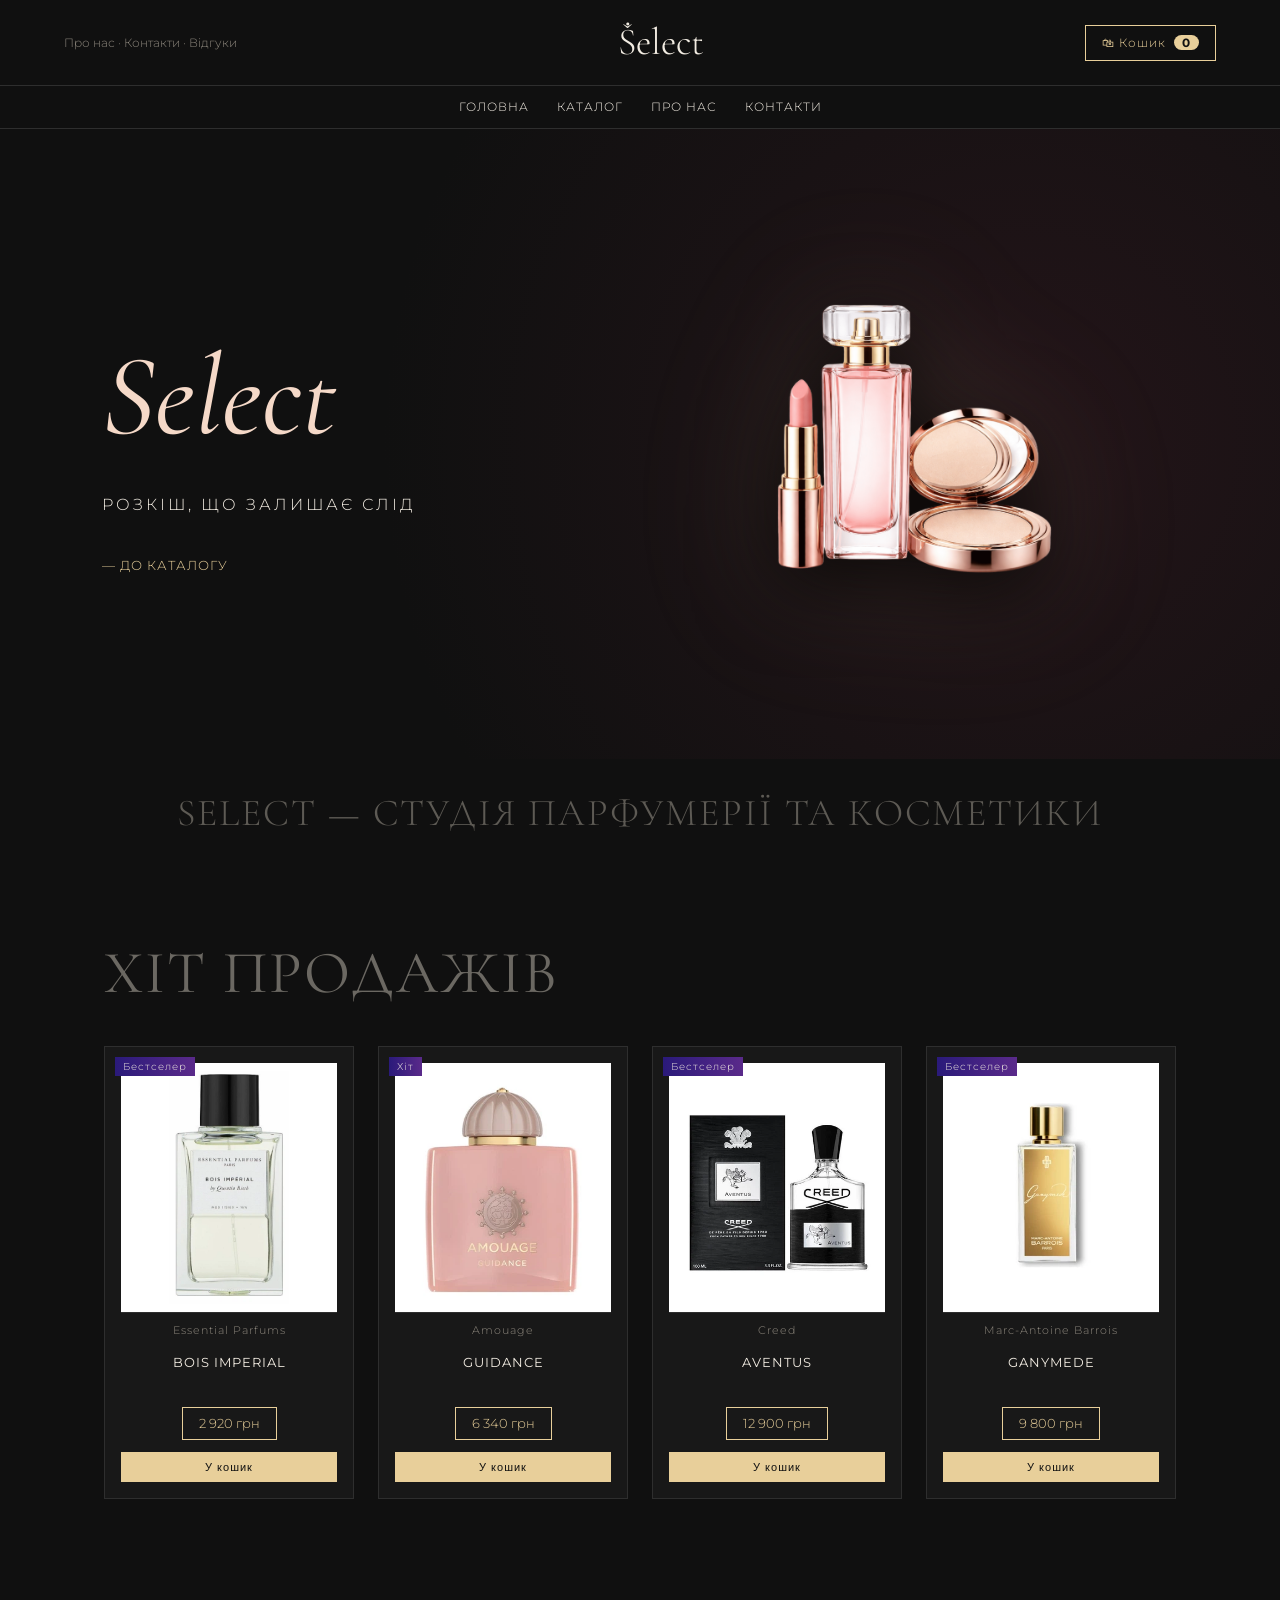
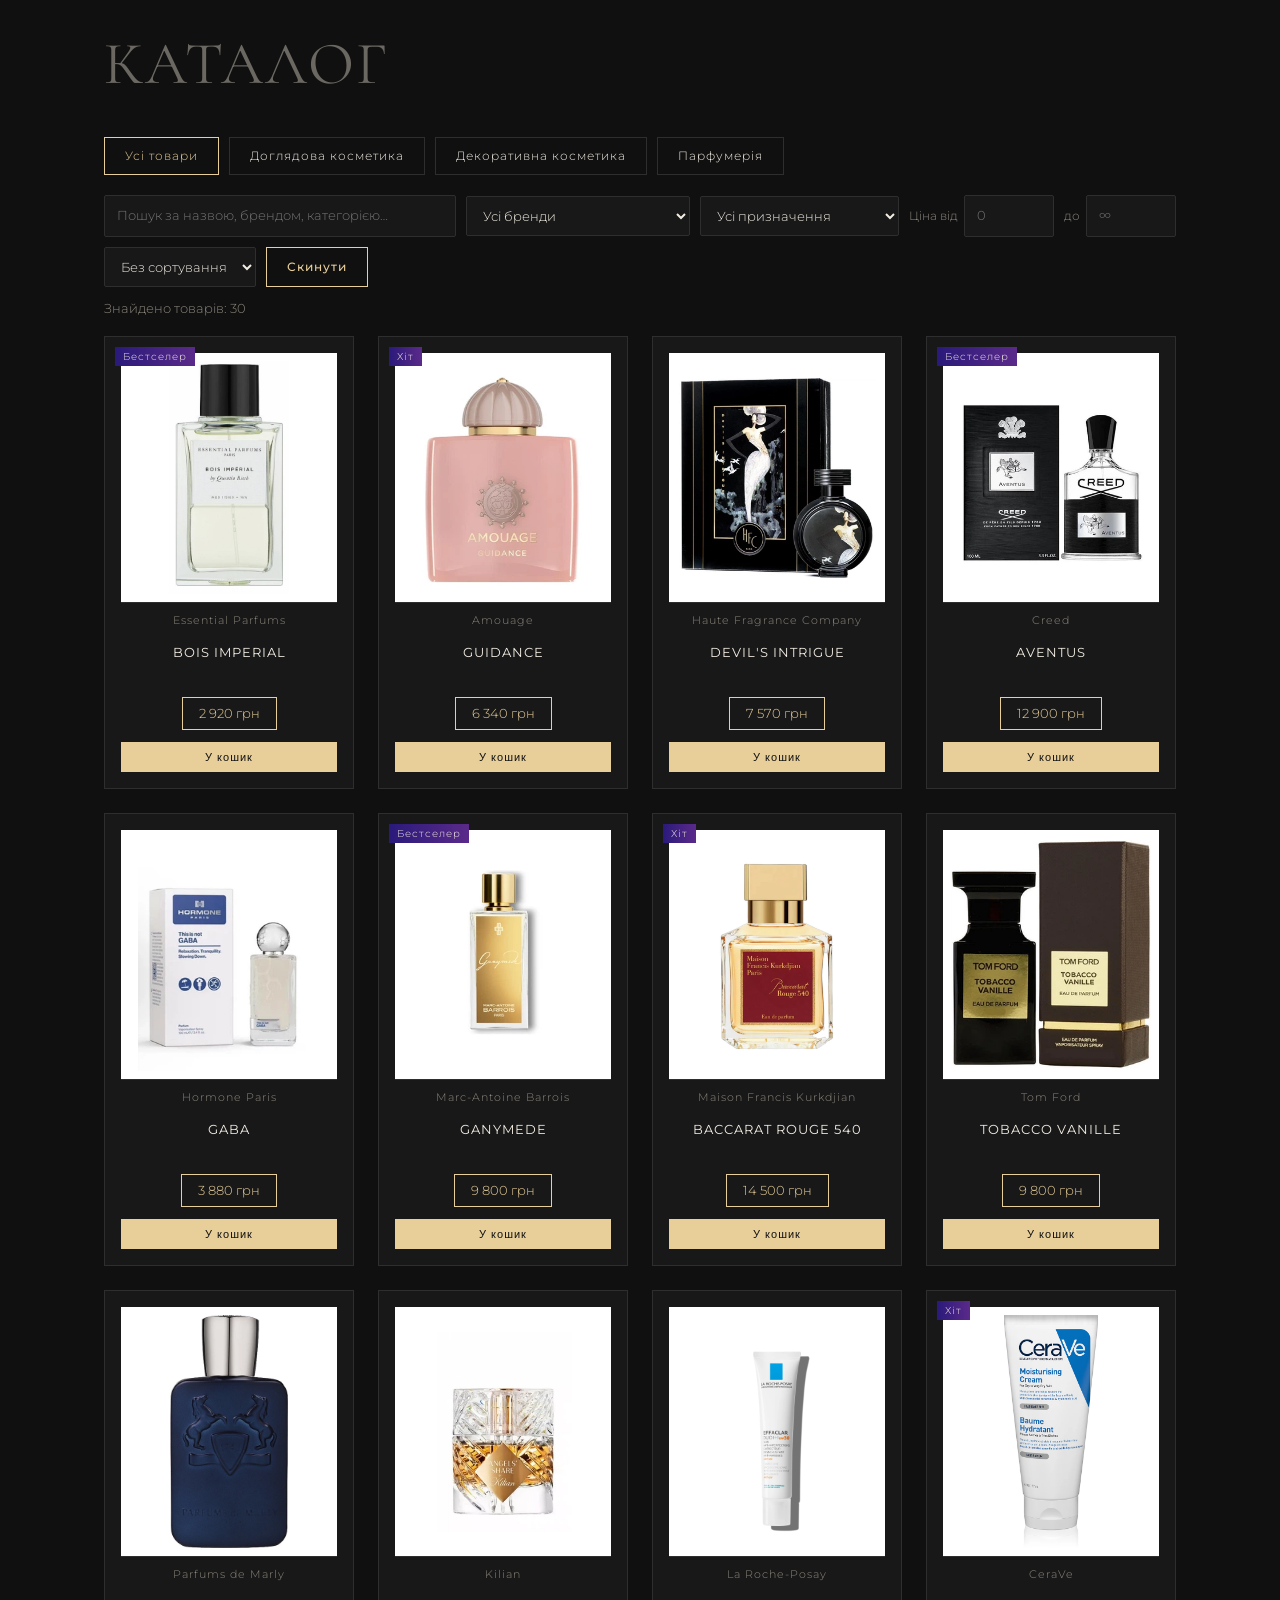
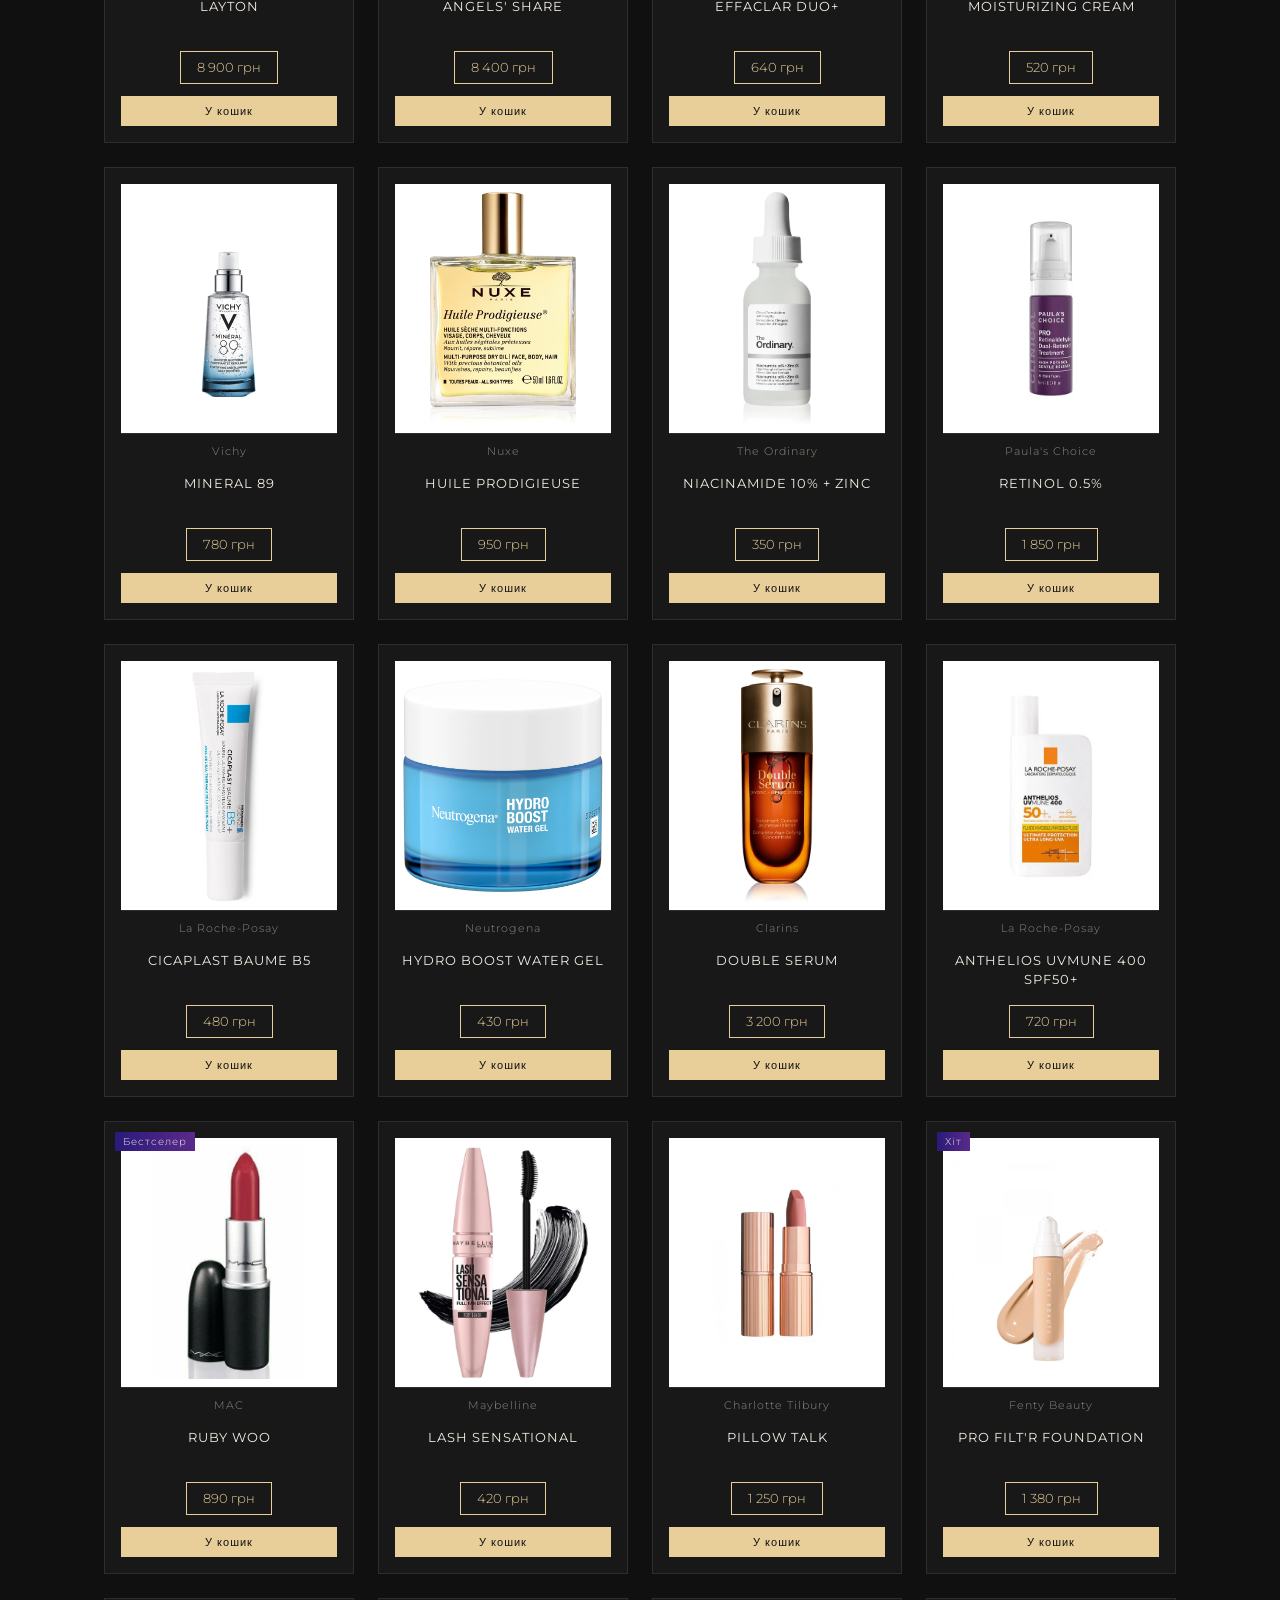
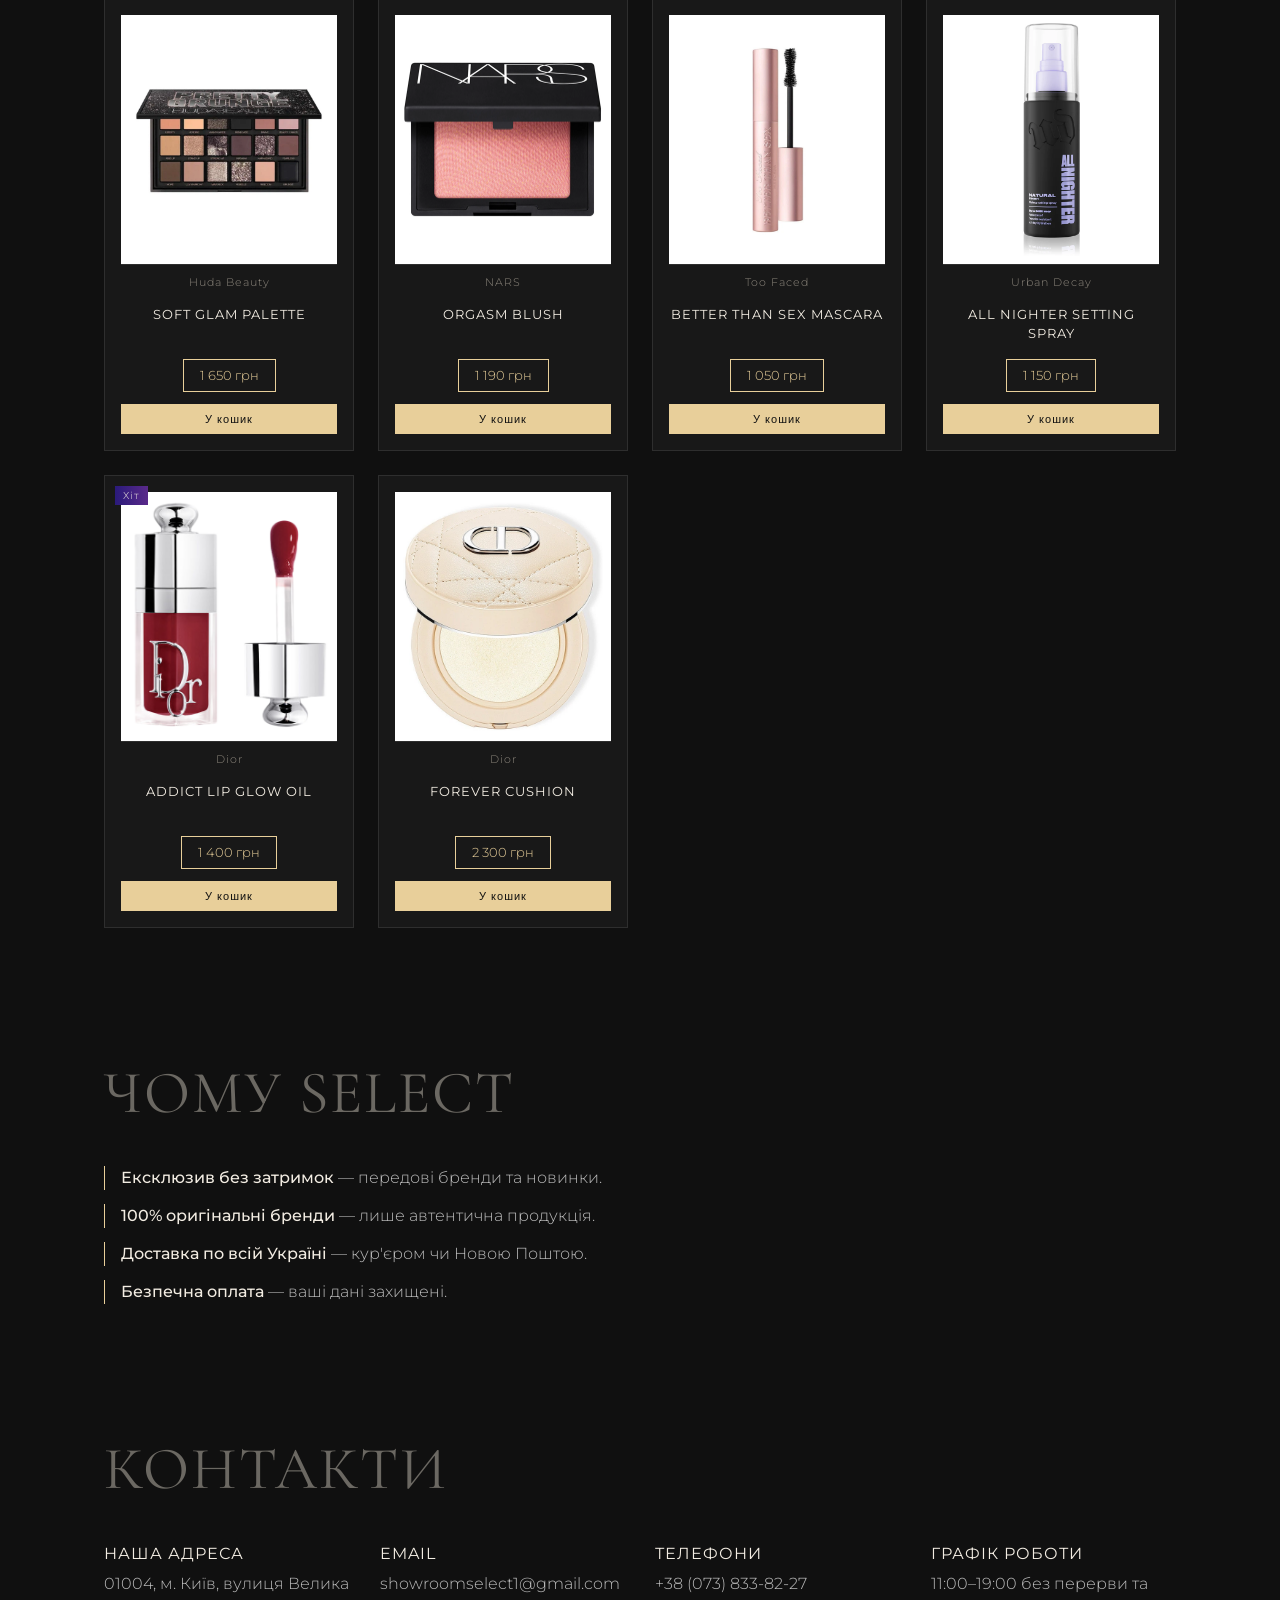
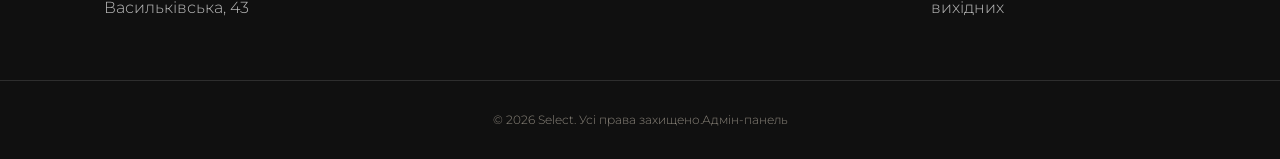
<file: index.html>
<!DOCTYPE html>
<html lang="uk">
<head>
<meta charset="UTF-8">
<meta name="viewport" content="width=device-width, initial-scale=1">
<title>Select — студія нішевої парфумерії та косметики</title>
<link href="https://fonts.googleapis.com/css2?family=Cormorant+Garamond:wght@400;500;600&family=Montserrat:wght@300;400;500&display=swap" rel="stylesheet">
<link rel="stylesheet" href="style.css">
</head>
<body>
<header>
  <div class="top"><span>Про нас · Контакти · Відгуки</span><a class="logo" href="#home">Ṧelect</a><button id="cartBtn" class="cartbtn" aria-label="Кошик">🛍 Кошик <b id="cartCount">0</b></button></div>
  <nav><a href="#home">ГОЛОВНА</a><a href="#catalog">КАТАЛОГ</a><a href="#about">ПРО НАС</a><a href="#contacts">КОНТАКТИ</a></nav>
</header>

<section id="home" class="hero">
  <div><h1>Select</h1><p>РОЗКІШ, ЩО ЗАЛИШАЄ СЛІД</p><a class="link" href="#catalog">— ДО КАТАЛОГУ</a></div>
  <div class="hero-img"></div>
</section>
<div class="strip">SELECT — СТУДІЯ ПАРФУМЕРІЇ ТА КОСМЕТИКИ</div>

<section class="wrap"><h2>ХІТ ПРОДАЖІВ</h2><div id="hits" class="grid"></div></section>

<section id="catalog" class="wrap">
  <h2>КАТАЛОГ</h2>
  <div class="tabs" id="tabs"></div>
  <div class="filters">
    <input id="q" type="search" placeholder="Пошук за назвою, брендом, категорією…">
    <select id="fBrand"></select>
    <select id="fPurpose"></select>
    <label>Ціна від <input id="pMin" type="number" min="0" placeholder="0"></label>
    <label>до <input id="pMax" type="number" min="0" placeholder="∞"></label>
    <select id="sort"><option value="">Без сортування</option><option value="asc">Ціна ↑</option><option value="desc">Ціна ↓</option><option value="name">За назвою</option></select>
    <button id="reset" class="btn ghost">Скинути</button>
  </div>
  <p id="count" class="muted"></p>
  <div id="grid" class="grid"></div>
</section>

<section id="about" class="wrap about">
  <div><h2>ЧОМУ SELECT</h2>
  <ul><li><b>Ексклюзив без затримок</b> — передові бренди та новинки.</li>
  <li><b>100% оригінальні бренди</b> — лише автентична продукція.</li>
  <li><b>Доставка по всій Україні</b> — кур'єром чи Новою Поштою.</li>
  <li><b>Безпечна оплата</b> — ваші дані захищені.</li></ul></div>
</section>

<section id="contacts" class="wrap">
  <h2>КОНТАКТИ</h2>
  <div class="cont">
    <div><h4>НАША АДРЕСА</h4><p>01004, м. Київ, вулиця Велика Васильківська, 43</p></div>
    <div><h4>EMAIL</h4><p>showroomselect1@gmail.com</p></div>
    <div><h4>ТЕЛЕФОНИ</h4><p>+38 (073) 833-82-27</p></div>
    <div><h4>ГРАФІК РОБОТИ</h4><p>11:00–19:00 без перерви та вихідних</p></div>
  </div>
</section>
<footer><span>© 2026 Select. Усі права захищено.</span><a class="adm" href="admin.html">Адмін-панель</a></footer>

<aside id="drawer" class="drawer"><div class="dh"><h3>Кошик</h3><button class="x" id="drawerClose">×</button></div>
<div id="cartItems" class="citems"></div>
<div class="df"><div class="srow tot"><span>Разом</span><span id="cartTotal">0 грн</span></div>
<button id="checkoutBtn" class="btn" style="width:100%">Оформити замовлення</button>
<button id="clearCart" class="btn ghost" style="width:100%;margin-top:8px">Очистити кошик</button></div></aside>
<div id="overlay" class="overlay"></div>
<div id="modal" class="modal"><div class="box"><button class="x" id="close">×</button><div id="mbody"></div></div></div>
<script src="products.js"></script>
<script src="common.js"></script>
<script src="shop.js"></script>
</body>
</html>
</file>
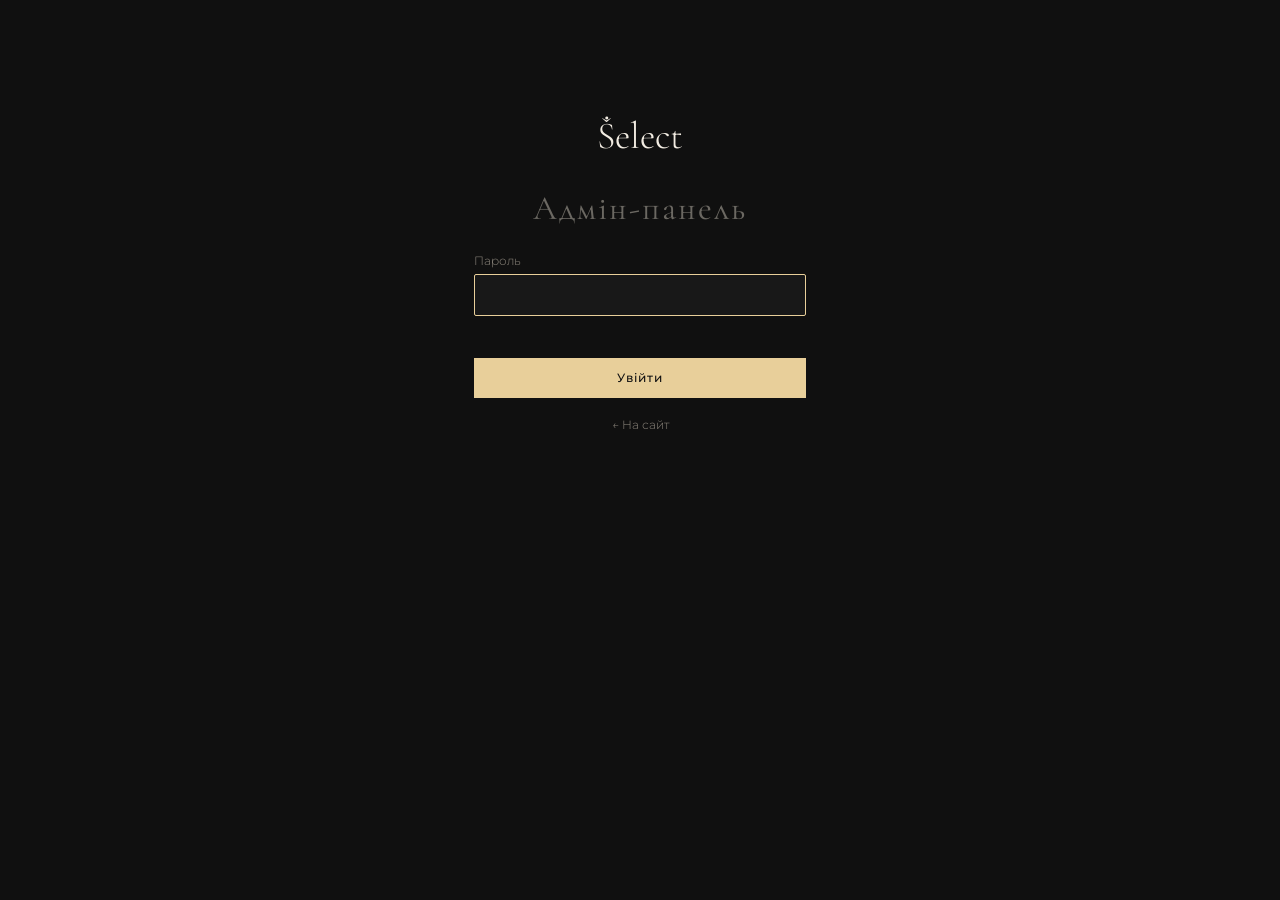
<file: admin.html>
<!DOCTYPE html>
<html lang="uk">
<head>
<meta charset="UTF-8">
<meta name="viewport" content="width=device-width, initial-scale=1">
<meta name="robots" content="noindex,nofollow">
<title>Select — адмін-панель</title>
<link href="https://fonts.googleapis.com/css2?family=Cormorant+Garamond:wght@400;500;600&family=Montserrat:wght@300;400;500&display=swap" rel="stylesheet">
<link rel="stylesheet" href="style.css">
<link rel="stylesheet" href="admin.css">
</head>
<body class="adminpage">

<!-- Вхід за паролем -->
<main id="login" class="loginbox">
  <a class="logo" href="index.html">Ṧelect</a>
  <h1>Адмін-панель</h1>
  <form id="loginForm">
    <label>Пароль<input id="pw" type="password" autocomplete="current-password" autofocus required></label>
    <p id="loginErr" class="err"></p>
    <button class="btn" type="submit">Увійти</button>
  </form>
  <a class="back" href="index.html">← На сайт</a>
</main>

<!-- Панель (показується після входу) -->
<div id="app" hidden>
  <header class="ahead">
    <a class="logo" href="index.html">Ṧelect</a>
    <span class="atitle">Керування товарами</span>
    <div class="aright">
      <a class="btn ghost" href="index.html?preview" target="_blank" rel="noopener">Переглянути на сайті</a>
      <button id="logout" class="btn ghost">Вийти</button>
    </div>
  </header>

  <section class="wrap awrap">
    <div id="notice" class="notice"></div>

    <div class="toolbar">
      <input id="aq" type="search" placeholder="Пошук за назвою або брендом…">
      <select id="acat"></select>
      <button id="addBtn" class="btn">+ Додати товар</button>
    </div>
    <p id="acount" class="muted"></p>

    <div class="tablewrap">
      <table class="atable">
        <thead><tr><th></th><th>Назва / бренд</th><th>Категорія</th><th>Ціна</th><th>Мітка</th><th></th></tr></thead>
        <tbody id="rows"></tbody>
      </table>
    </div>

    <h2 class="h2s">Публікація змін</h2>
    <div class="pub">
      <p>Зміни зберігаються лише у <b>вашому браузері</b> (чернетка). Щоб вони з'явились на сайті:</p>
      <ol>
        <li>Натисніть «Завантажити products.js».</li>
        <li>У репозиторії GitHub замініть файл <code>products.js</code> завантаженим (Add file → Upload files, або перетягніть у папку репозиторію).</li>
        <li>Зробіть commit — за хвилину GitHub Pages оновить сайт.</li>
      </ol>
      <p>Нові фото покладіть у папку <code>images/</code> репозиторію й вкажіть шлях у товарі, наприклад <code>images/care/krem.webp</code>.</p>
      <div class="pubbtns">
        <button id="dl" class="btn">⬇ Завантажити products.js</button>
        <label class="btn ghost filebtn">Імпортувати products.js<input id="imp" type="file" accept=".js,.json" hidden></label>
        <button id="discard" class="btn ghost">Скасувати чернетку</button>
        <button id="chpw" class="btn ghost">Змінити пароль</button>
      </div>
    </div>
  </section>
</div>

<div id="modal" class="modal"><div class="box"><button class="x" id="close">×</button><div id="mbody"></div></div></div>

<script src="products.js"></script>
<script src="config.js"></script>
<script src="common.js"></script>
<script src="admin.js"></script>
</body>
</html>
</file>
<file: style.css>
:root{--bg:#101010;--card:#181818;--gold:#e8cf9a;--line:#2e2e2e;--tx:#f2ece2;--mu:#8d877d}
*{box-sizing:border-box;margin:0;padding:0}
html{scroll-behavior:smooth}
body{background:var(--bg);color:var(--tx);font-family:Montserrat,sans-serif;font-weight:300;line-height:1.5}
a{color:inherit;text-decoration:none}
header{position:sticky;top:0;z-index:20;background:var(--bg);border-bottom:1px solid var(--line)}
.top{display:flex;justify-content:space-between;align-items:center;padding:14px 5%;font-size:12px;color:var(--mu)}
.logo{font-family:'Cormorant Garamond',serif;font-size:38px;color:var(--tx)}
nav{display:flex;justify-content:center;gap:28px;padding:12px;border-top:1px solid var(--line);font-size:12px;letter-spacing:1px;flex-wrap:wrap}
nav a:hover,.link:hover{color:var(--gold)}
.hero{display:grid;grid-template-columns:1fr 1fr;align-items:center;min-height:70vh;padding:0 8%;gap:30px;background:radial-gradient(circle at 80% 50%,#4a1d2a55,transparent 60%)}
.hero h1{font-family:'Cormorant Garamond',serif;font-style:italic;font-size:clamp(56px,9vw,120px);font-weight:400;color:#f5d9c8}
.hero p{letter-spacing:3px;margin:10px 0 36px}
.link{color:var(--gold);font-size:13px;letter-spacing:1px}
.hero-img{height:68vh;min-height:360px;background:url(images/hero.png) center/contain no-repeat;filter:drop-shadow(0 20px 40px #000c) drop-shadow(0 0 60px #e8cf9a22)}
.strip{text-align:center;padding:26px;font-family:'Cormorant Garamond',serif;font-size:clamp(20px,3vw,38px);color:#5d5a54;letter-spacing:2px}
.wrap{max-width:1200px;margin:0 auto;padding:60px 5%}
h2{font-family:'Cormorant Garamond',serif;font-weight:400;font-size:clamp(36px,5vw,60px);color:#6b6862;margin-bottom:28px;letter-spacing:2px}
.tabs{display:flex;gap:10px;flex-wrap:wrap;margin-bottom:20px}
.tab{padding:9px 20px;border:1px solid var(--line);background:none;color:var(--tx);cursor:pointer;font:inherit;font-size:12px;letter-spacing:1px}
.tab.on,.tab:hover{border-color:var(--gold);color:var(--gold)}
.filters{display:flex;flex-wrap:wrap;gap:10px;align-items:center;margin-bottom:12px}
input,select,textarea{background:var(--card);border:1px solid var(--line);color:var(--tx);padding:10px 12px;font:inherit;font-size:13px;border-radius:2px}
input:focus,select:focus,textarea:focus{outline:none;border-color:var(--gold)}
#q{flex:1 1 260px}.filters label{font-size:12px;color:var(--mu);display:flex;gap:6px;align-items:center}.filters label input{width:90px}
.btn{background:var(--gold);color:#111;border:1px solid var(--gold);padding:10px 20px;cursor:pointer;font:inherit;font-size:12px;font-weight:500;letter-spacing:1px}
.btn.ghost{background:none;color:var(--gold)}.btn.red{background:none;color:#e88;border-color:#e88}
.muted{color:var(--mu);font-size:13px;margin:6px 0 18px}
.grid{display:grid;grid-template-columns:repeat(auto-fill,minmax(230px,1fr));gap:24px}
.card{background:var(--card);border:1px solid var(--line);padding:16px;text-align:center;position:relative;cursor:pointer;transition:.25s}
.card:hover{border-color:var(--gold);transform:translateY(-4px)}
.card img{width:100%;height:230px;object-fit:cover;background:#222}
.card h3{font-size:13px;letter-spacing:1px;margin:14px 0 4px;font-weight:400;text-transform:uppercase;min-height:40px}
.brand{font-size:11px;color:var(--mu);letter-spacing:1px}
.price{display:inline-block;margin-top:10px;border:1px solid var(--gold);color:var(--gold);padding:6px 16px;font-size:13px}
.tag{position:absolute;top:10px;left:10px;background:#2a1a7a;font-size:10px;padding:2px 8px}
.acts{display:flex;gap:6px;justify-content:center;margin-top:12px}
.acts button{background:none;border:1px solid var(--line);color:var(--mu);padding:4px 10px;cursor:pointer;font-size:11px}
.acts button:hover{color:var(--gold);border-color:var(--gold)}
.ext{display:grid;grid-template-columns:repeat(auto-fit,minmax(300px,1fr));gap:24px}
.ext .card{display:flex;gap:16px;text-align:left;align-items:center}.ext img{width:120px;height:150px}
.ext small{color:var(--gold);letter-spacing:2px;font-size:11px}
.about ul{list-style:none;display:grid;gap:14px;max-width:640px}.about li{border-left:1px solid var(--gold);padding-left:16px;color:#bbb}.about b{color:var(--tx);font-weight:500}
.cont{display:grid;grid-template-columns:repeat(auto-fit,minmax(240px,1fr));gap:30px}.cont h4{font-weight:400;letter-spacing:1px;margin-bottom:6px}.cont p{color:#bbb}
footer{text-align:center;padding:30px;border-top:1px solid var(--line);color:var(--mu);font-size:12px}
.modal{position:fixed;inset:0;background:#000c;display:none;align-items:center;justify-content:center;z-index:50;padding:16px}.modal.on{display:flex}
.box{background:#141414;border:1px solid var(--gold);max-width:820px;width:100%;max-height:92vh;overflow:auto;padding:28px;position:relative}
.x{position:absolute;top:8px;right:14px;background:none;border:0;color:var(--tx);font-size:30px;cursor:pointer}
.detail{display:grid;grid-template-columns:1fr 1.2fr;gap:28px}.detail img{width:100%;border-radius:4px;background:#222}
.detail h3{font-family:'Cormorant Garamond',serif;font-size:30px;font-weight:400;margin:6px 0 12px}
.detail table{width:100%;border-collapse:collapse;margin:14px 0;font-size:13px}.detail td{padding:6px 0;border-bottom:1px solid var(--line)}.detail td:first-child{color:var(--mu)}
.big{font-size:24px;color:var(--gold);margin:10px 0}
form{display:grid;grid-template-columns:1fr 1fr;gap:12px}form label{display:grid;gap:4px;font-size:12px;color:var(--mu)}form .full{grid-column:1/-1}form textarea{min-height:80px}
@media(max-width:700px){.hero,.detail,form{grid-template-columns:1fr}.hero-img{height:42vh;min-height:260px}}
.card img{height:250px;border-bottom:1px solid var(--line);margin-bottom:2px}
.card:hover{box-shadow:0 10px 30px #e8cf9a22}
.tag{background:linear-gradient(90deg,#2a1a7a,#5a2a8a);letter-spacing:1px}

.cartbtn{background:none;border:1px solid var(--gold);color:var(--gold);padding:8px 16px;cursor:pointer;font:inherit;font-size:12px;letter-spacing:1px}
.cartbtn b{background:var(--gold);color:#111;border-radius:10px;padding:0 8px;margin-left:4px}
.buy{flex-basis:100%;background:var(--gold)!important;color:#111!important;border-color:var(--gold)!important;font-weight:500;padding:8px!important;letter-spacing:1px}
.acts{flex-wrap:wrap}
.card img{background:#fff;object-fit:contain;padding:8px}
.overlay{position:fixed;inset:0;background:#000a;opacity:0;pointer-events:none;transition:.25s;z-index:60}
.overlay.on,.drawer.on~.overlay{opacity:1}
.drawer{position:fixed;top:0;right:0;height:100%;width:min(440px,100%);background:#141414;border-left:1px solid var(--gold);z-index:70;display:flex;flex-direction:column;transform:translateX(100%);transition:.3s}
.drawer.on{transform:none}
.drawer.on+.overlay{opacity:1;pointer-events:auto}
.dh{display:flex;justify-content:space-between;align-items:center;padding:20px 24px;border-bottom:1px solid var(--line)}
.dh h3,.mt{font-family:'Cormorant Garamond',serif;font-weight:400;font-size:30px}.mt{margin-bottom:16px}
.dh .x{position:static}
.citems{flex:1;overflow:auto;padding:8px 20px}
.crow{display:grid;grid-template-columns:70px 1fr auto;gap:12px;padding:14px 0;border-bottom:1px solid var(--line);align-items:start;font-size:13px}
.crow img{width:70px;height:80px;object-fit:contain;background:#fff;padding:3px}
.cl{color:var(--gold);white-space:nowrap}
.qty{display:flex;gap:6px;align-items:center;margin-top:6px}
.qty button{background:none;border:1px solid var(--line);color:var(--tx);width:26px;height:26px;cursor:pointer}
.qty .rm{width:auto;padding:0 8px;margin-left:8px;color:#e88;font-size:11px}
.df{padding:18px 24px;border-top:1px solid var(--line)}
.srow{display:flex;justify-content:space-between;gap:12px;padding:5px 0;font-size:13px}
.srow.tot{font-size:18px;color:var(--gold);border-top:1px solid var(--line);margin-top:6px;padding-top:10px}
.btn:disabled{opacity:.4;cursor:not-allowed}
.ck{display:grid;grid-template-columns:1.3fr 1fr;gap:26px}.ck form{display:grid;gap:12px}.ck label{display:grid;gap:4px;font-size:12px;color:var(--mu)}
.sumbox{background:var(--card);border:1px solid var(--line);padding:18px;align-self:start}.sumbox h4{font-weight:400;letter-spacing:1px;margin-bottom:10px}
.err{color:#e88;font-size:13px;min-height:18px}
.ok{text-align:center;display:grid;gap:10px;justify-items:center;padding:20px 0}
.check{width:70px;height:70px;border:2px solid var(--gold);border-radius:50%;color:var(--gold);font-size:36px;display:grid;place-items:center}
.toast{position:fixed;bottom:24px;left:50%;transform:translateX(-50%);background:var(--gold);color:#111;padding:12px 24px;z-index:100;font-size:13px}
@media(max-width:700px){.ck{grid-template-columns:1fr}.top span:first-child{display:none}}
</file>
<file: admin.css>
.loginbox{max-width:380px;margin:12vh auto 0;padding:0 24px;text-align:center;display:grid;gap:18px}
.loginbox h1{font-family:'Cormorant Garamond',serif;font-weight:400;font-size:34px;color:#6b6862;letter-spacing:2px}
.loginbox form{grid-template-columns:1fr;text-align:left}
.loginbox .back{color:var(--mu);font-size:12px}.loginbox .back:hover{color:var(--gold)}
.loginbox[hidden],#app[hidden]{display:none}
.ahead{display:flex;align-items:center;gap:20px;padding:14px 5%;border-bottom:1px solid var(--line);position:sticky;top:0;background:var(--bg);z-index:20;flex-wrap:wrap}
.ahead .logo{font-size:32px}.atitle{color:var(--mu);font-size:12px;letter-spacing:2px;text-transform:uppercase}
.aright{margin-left:auto;display:flex;gap:10px;flex-wrap:wrap}
.aright .btn{display:inline-block}
.awrap{padding-top:30px}
.notice{margin-bottom:18px;padding:12px 16px;border:1px solid var(--line);font-size:13px;color:var(--mu)}
.notice.dirty{border-color:var(--gold);color:var(--gold);background:#e8cf9a12}
.toolbar{display:flex;gap:10px;flex-wrap:wrap}.toolbar input{flex:1 1 260px}
.tablewrap{overflow-x:auto;border:1px solid var(--line)}
.atable{width:100%;border-collapse:collapse;font-size:13px;min-width:640px}
.atable th{text-align:left;font-weight:400;font-size:11px;letter-spacing:1px;color:var(--mu);padding:10px 12px;border-bottom:1px solid var(--line);text-transform:uppercase}
.atable td{padding:10px 12px;border-bottom:1px solid var(--line);vertical-align:middle}
.atable tr:last-child td{border-bottom:0}
.atable img{width:48px;height:56px;object-fit:contain;background:#fff;display:block}
.atable .nm b{font-weight:500}.atable .nm small{display:block;color:var(--mu);font-size:11px;letter-spacing:1px}
.atable .pr{color:var(--gold);white-space:nowrap}
.atable .ac{white-space:nowrap;text-align:right}
.mini{background:none;border:1px solid var(--line);color:var(--mu);padding:5px 12px;cursor:pointer;font:inherit;font-size:11px;margin-left:6px}
.mini:hover{color:var(--gold);border-color:var(--gold)}.mini.del:hover{color:#e88;border-color:#e88}
.h2s{font-size:clamp(28px,4vw,40px);margin:50px 0 16px}
.pub{border:1px solid var(--line);background:var(--card);padding:22px;font-size:13px;color:#bbb;display:grid;gap:12px}
.pub ol{padding-left:20px;display:grid;gap:4px}
code,.code{background:#222;padding:1px 6px;border-radius:2px;color:var(--gold);font-size:12px}
.pubbtns{display:flex;gap:10px;flex-wrap:wrap;margin-top:6px}
.filebtn{display:inline-block}
.imgrow{display:flex;gap:12px;align-items:center}.imgrow img{width:64px;height:74px;object-fit:contain;background:#fff;flex:none}
.hint{font-size:11px;color:var(--mu);line-height:1.4}
.pwout{width:100%;min-height:110px;font-family:monospace;font-size:12px}
.pvbar{background:var(--gold);color:#111;text-align:center;padding:8px 12px;font-size:12px;position:sticky;top:0;z-index:90}.pvbar a{text-decoration:underline;margin-left:8px}
footer .adm{margin-left:18px;color:var(--mu);border-bottom:1px solid var(--line)}footer .adm:hover{color:var(--gold);border-color:var(--gold)}
</file>
